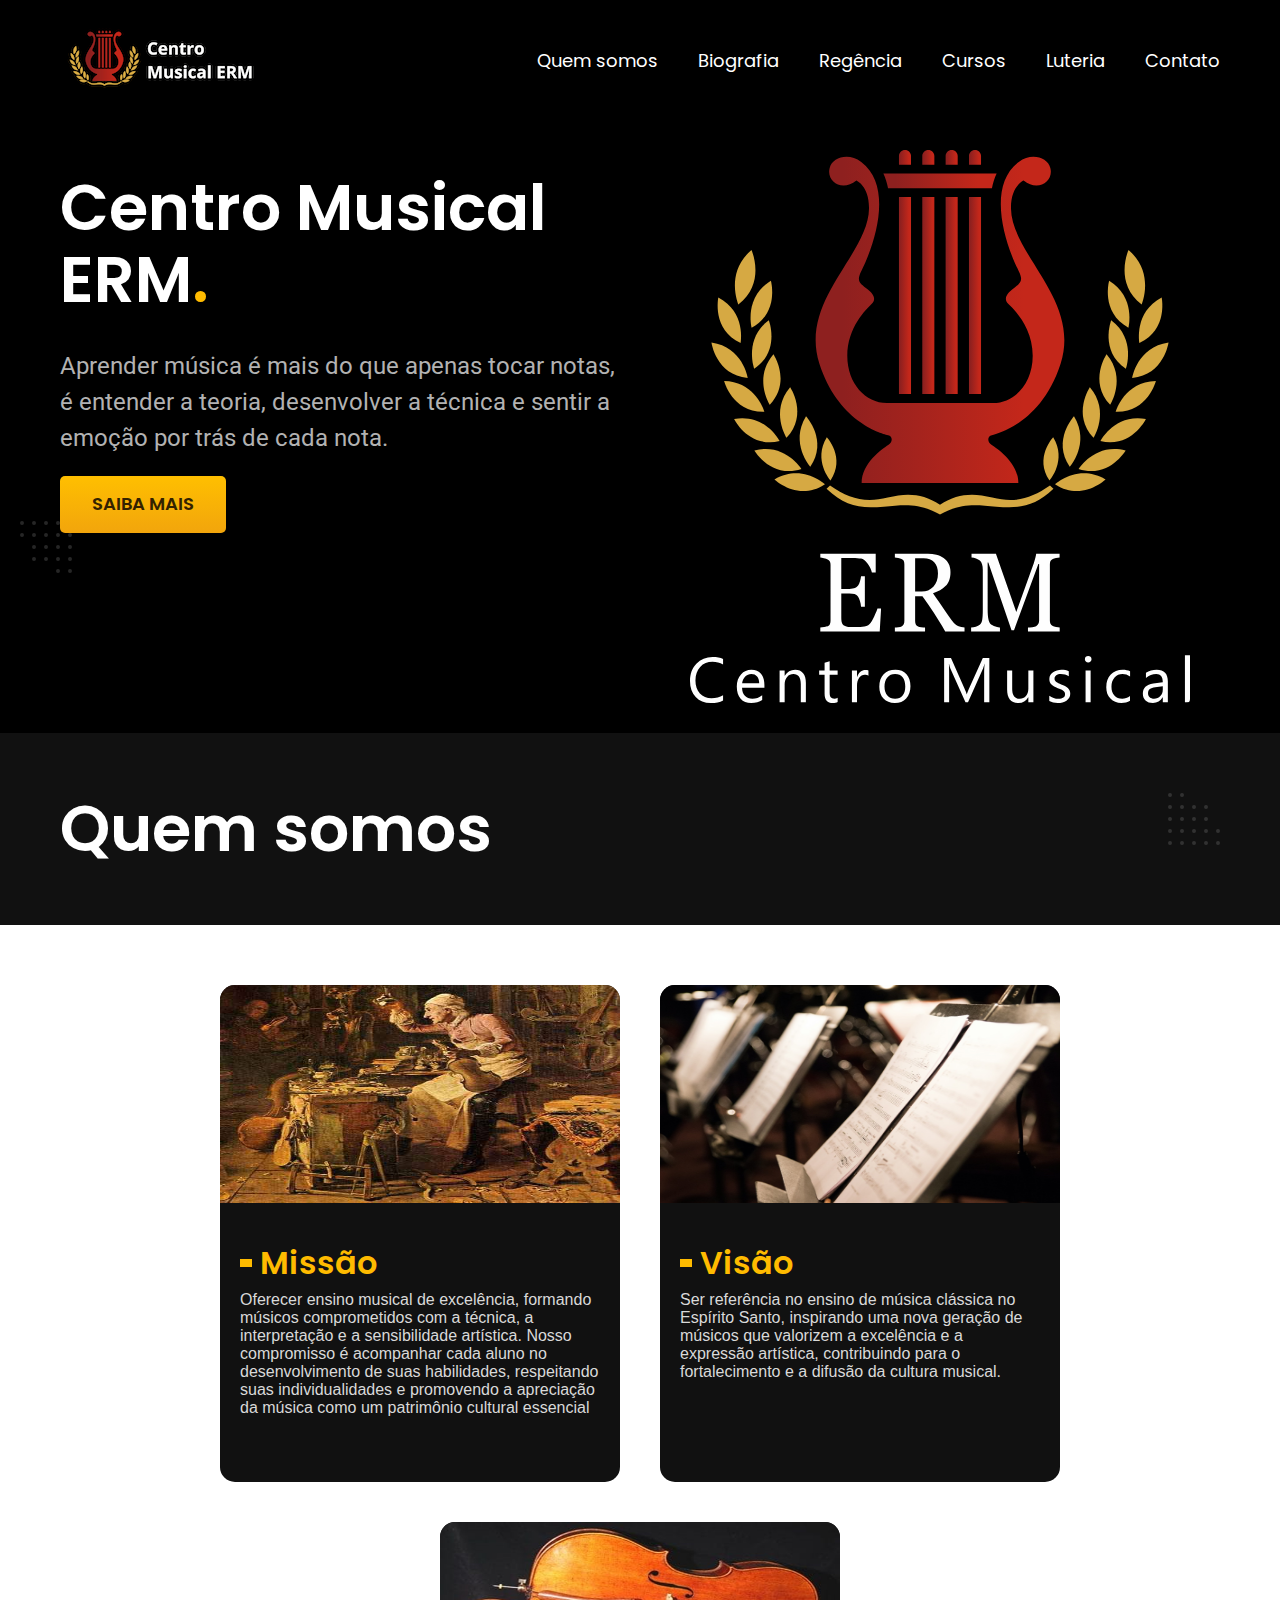
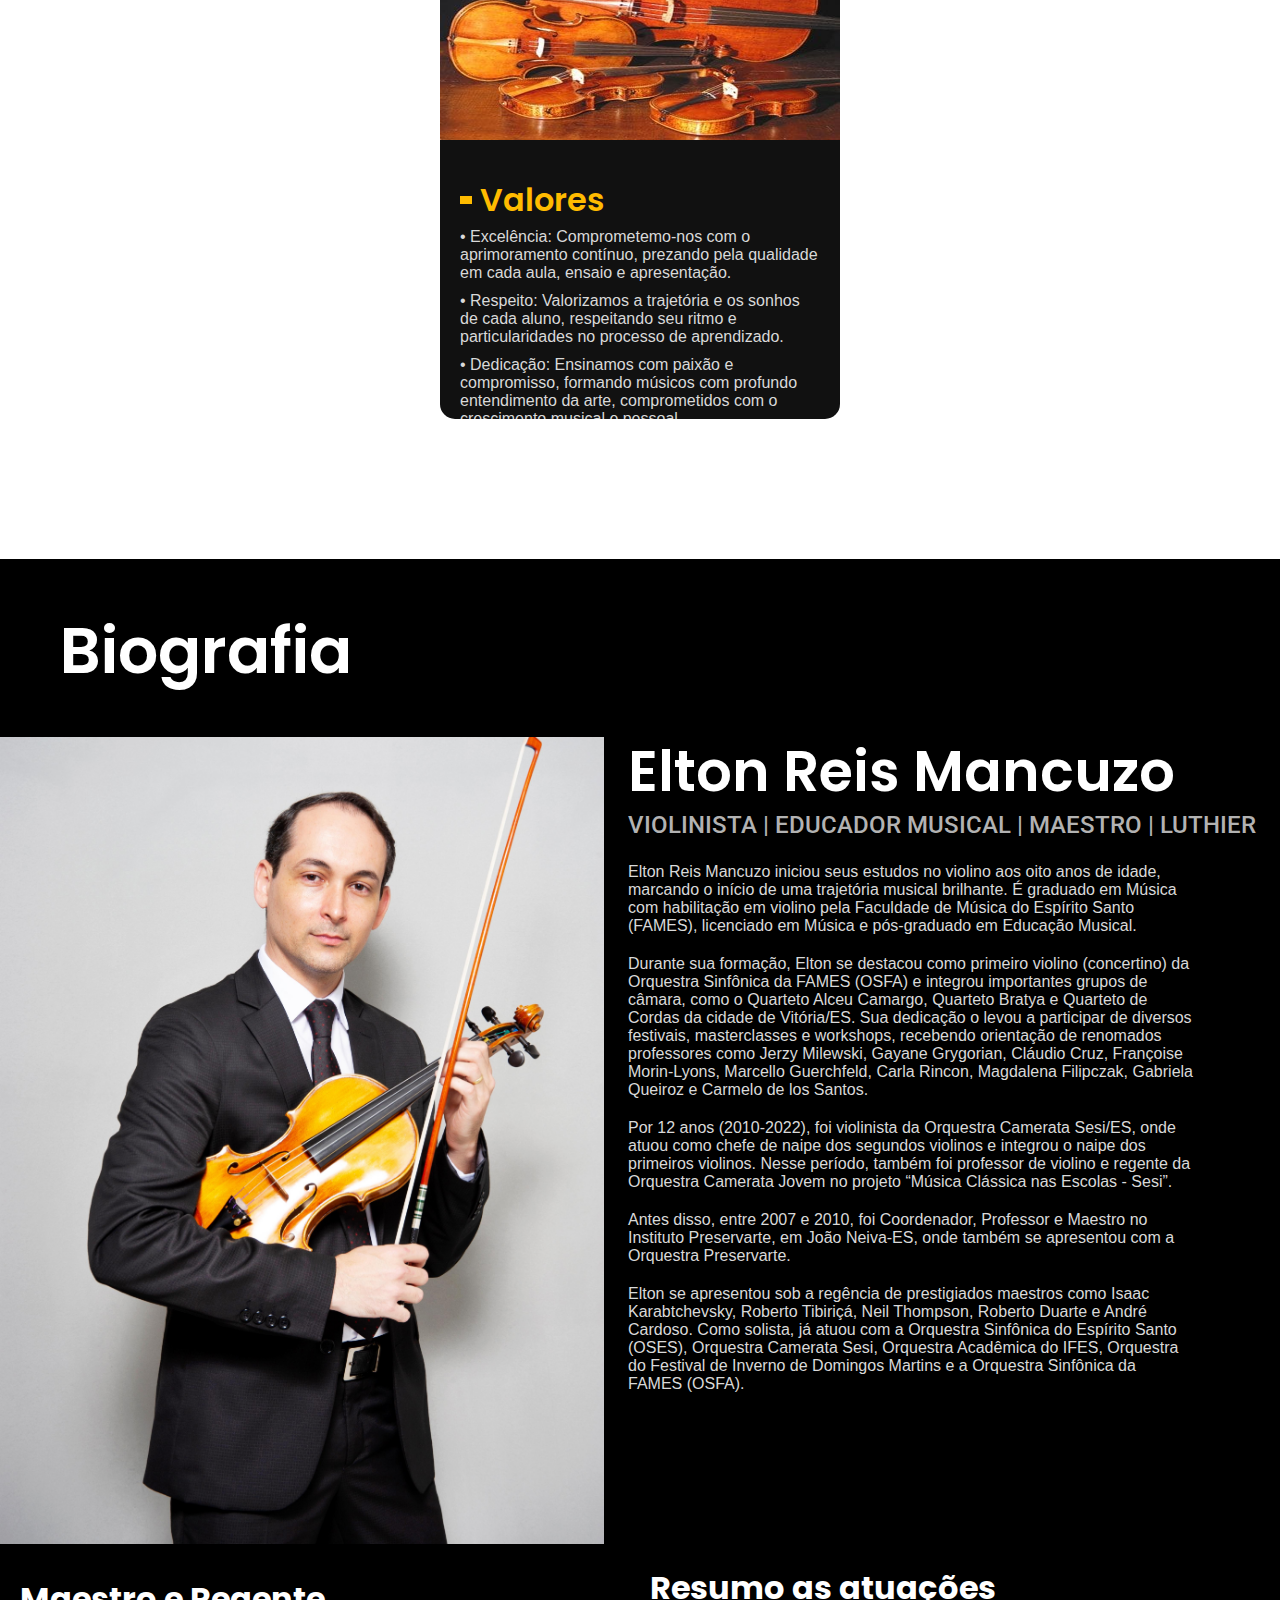
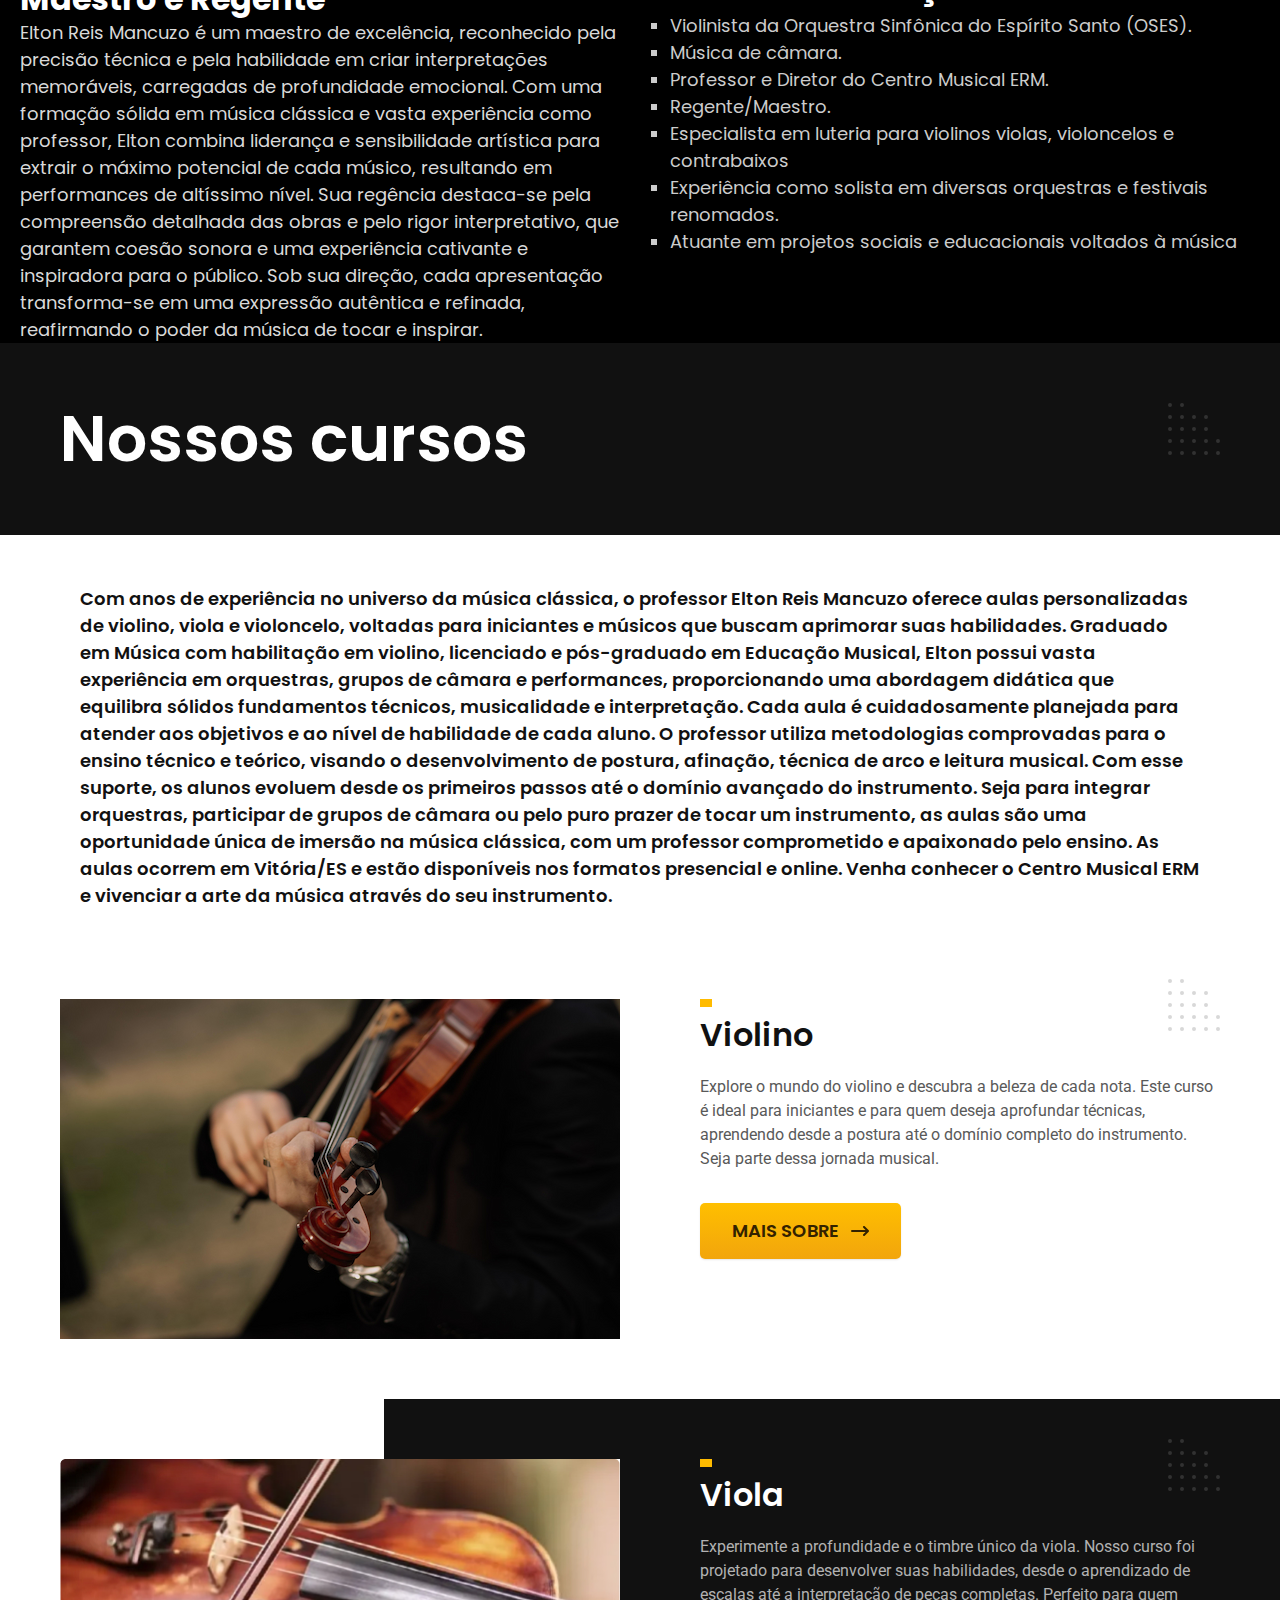
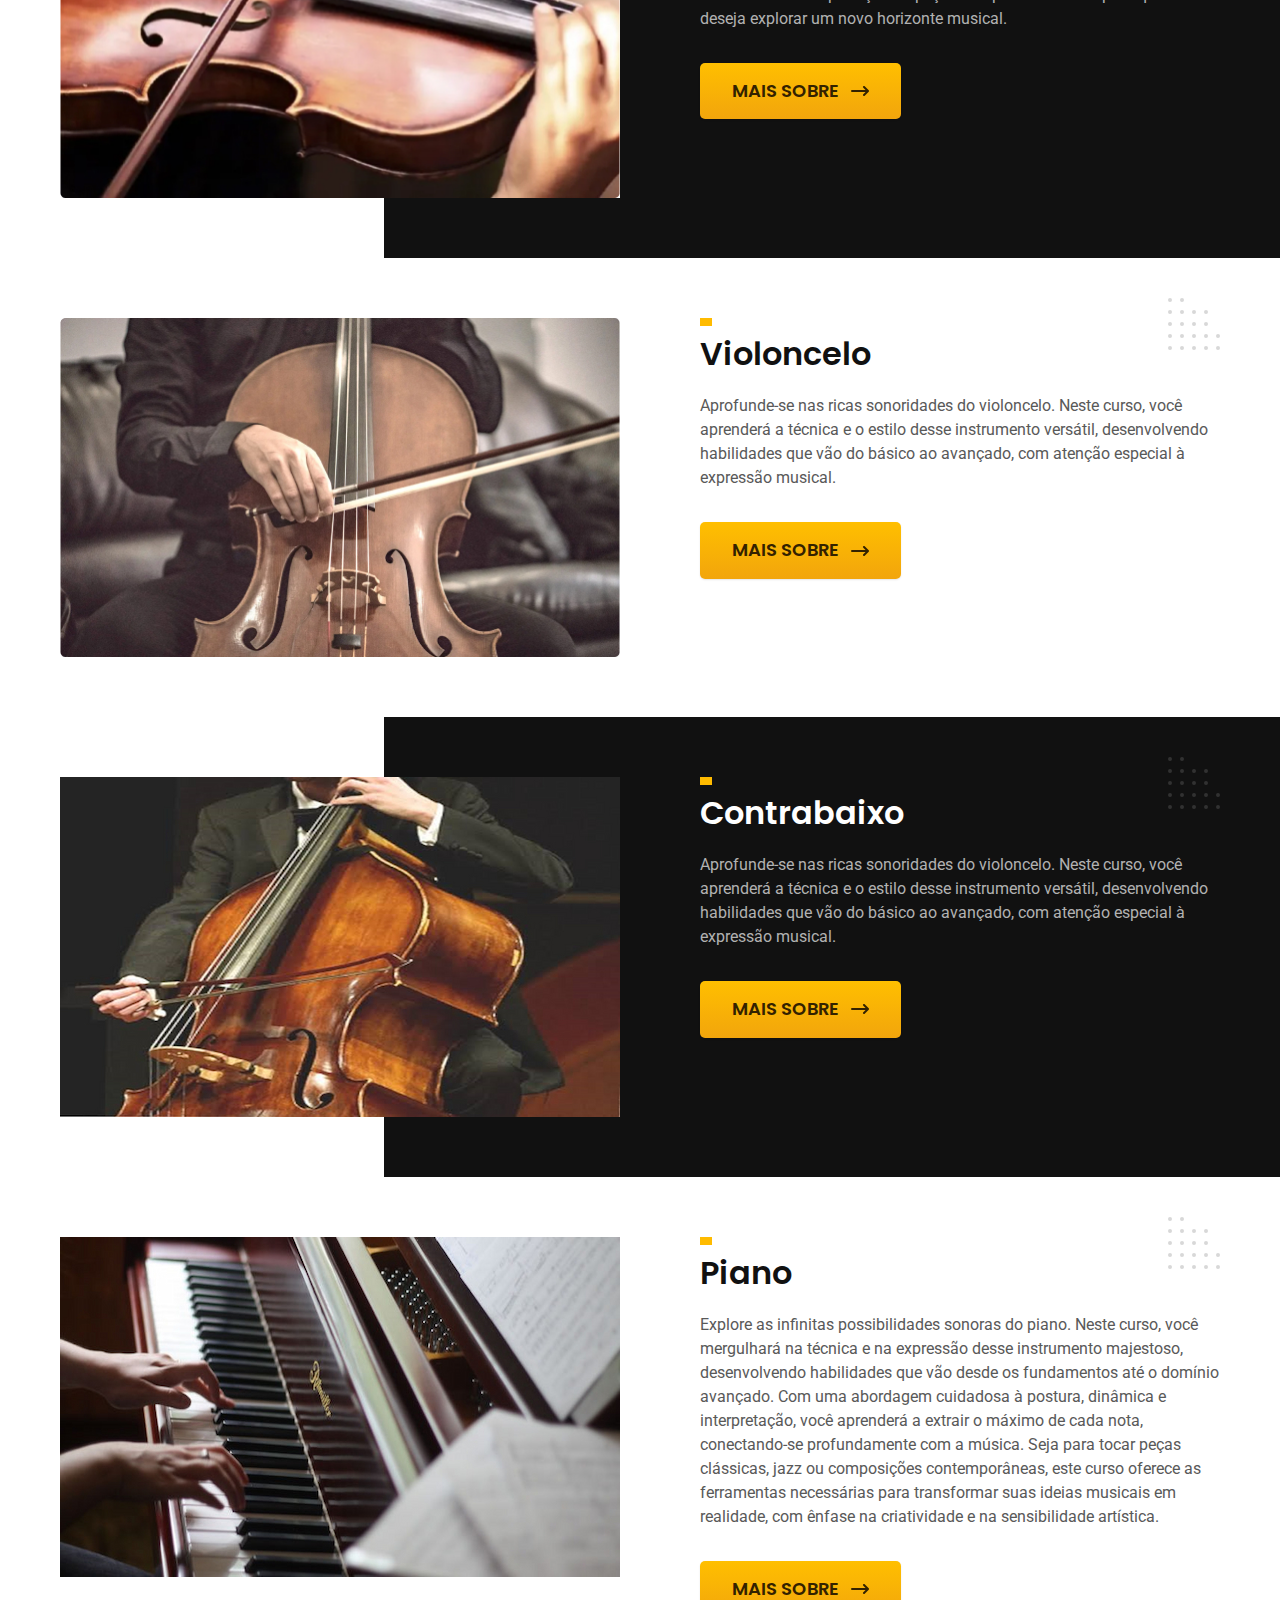
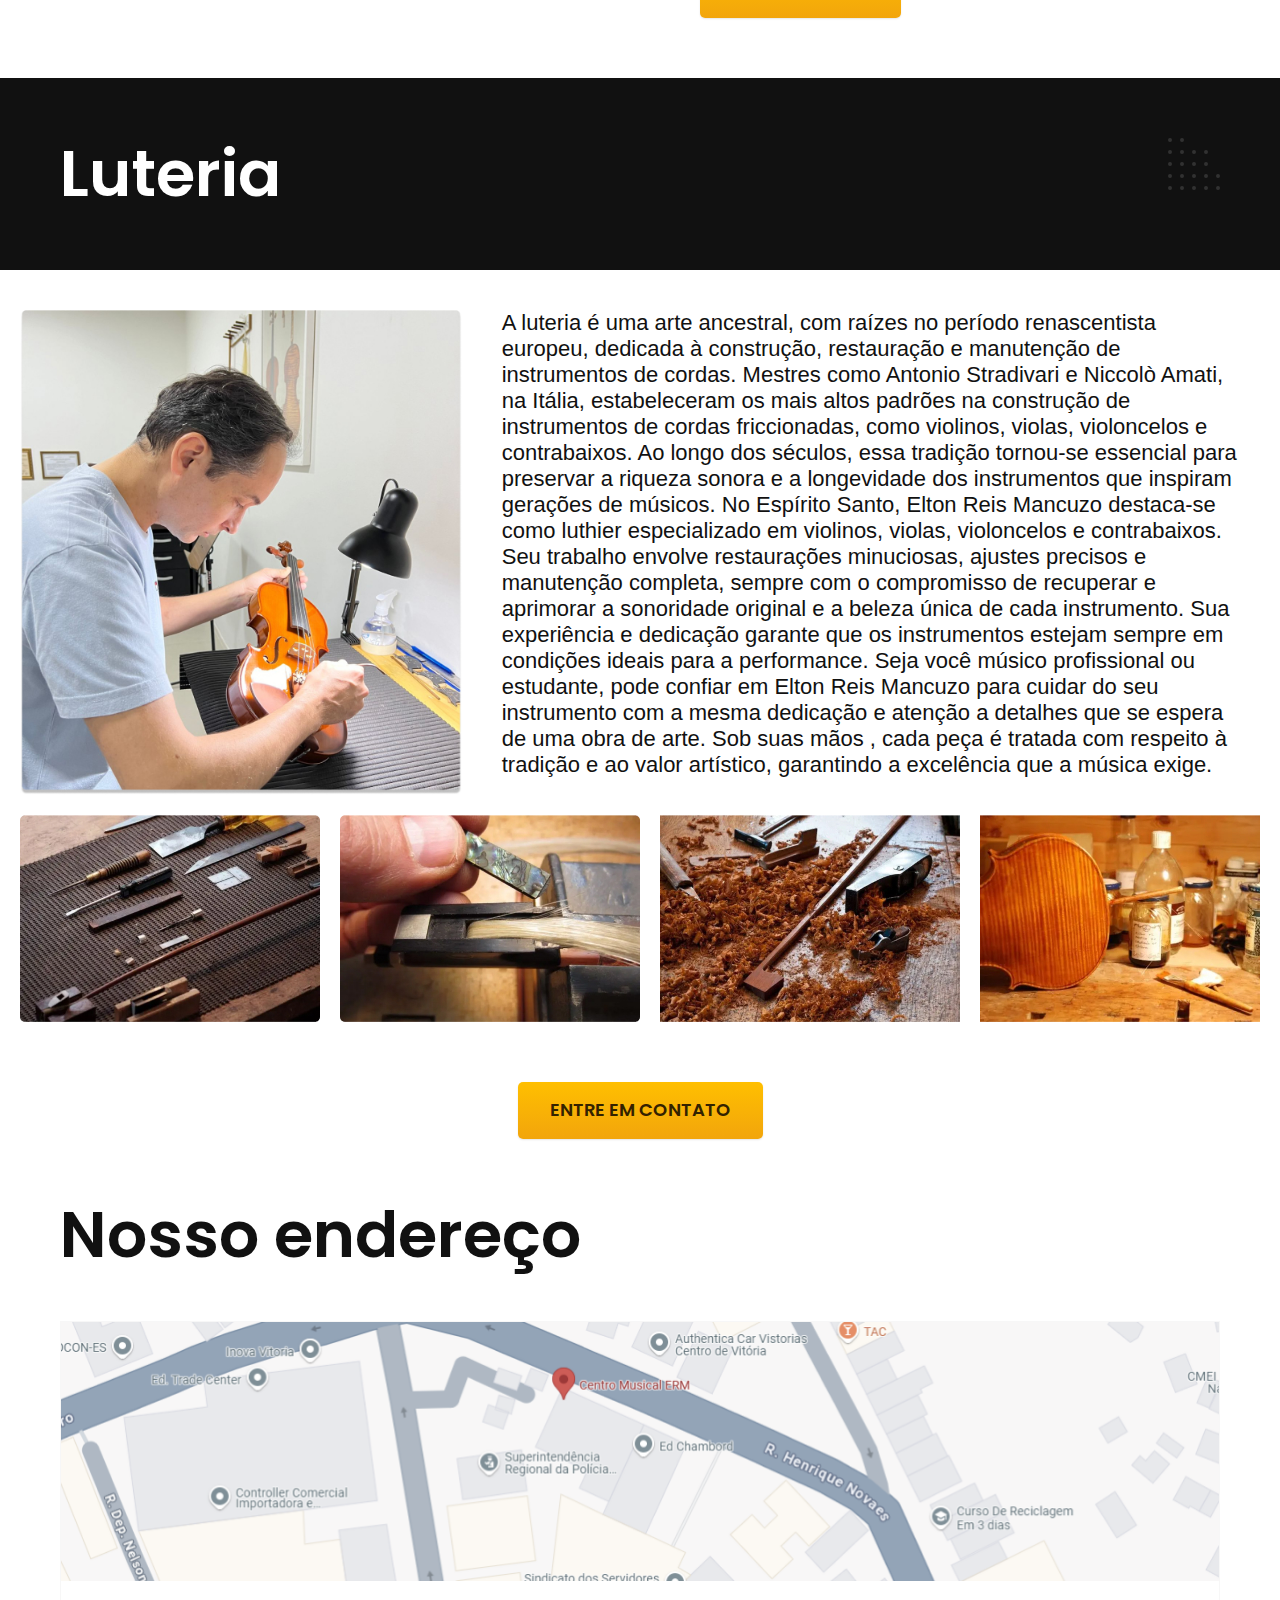
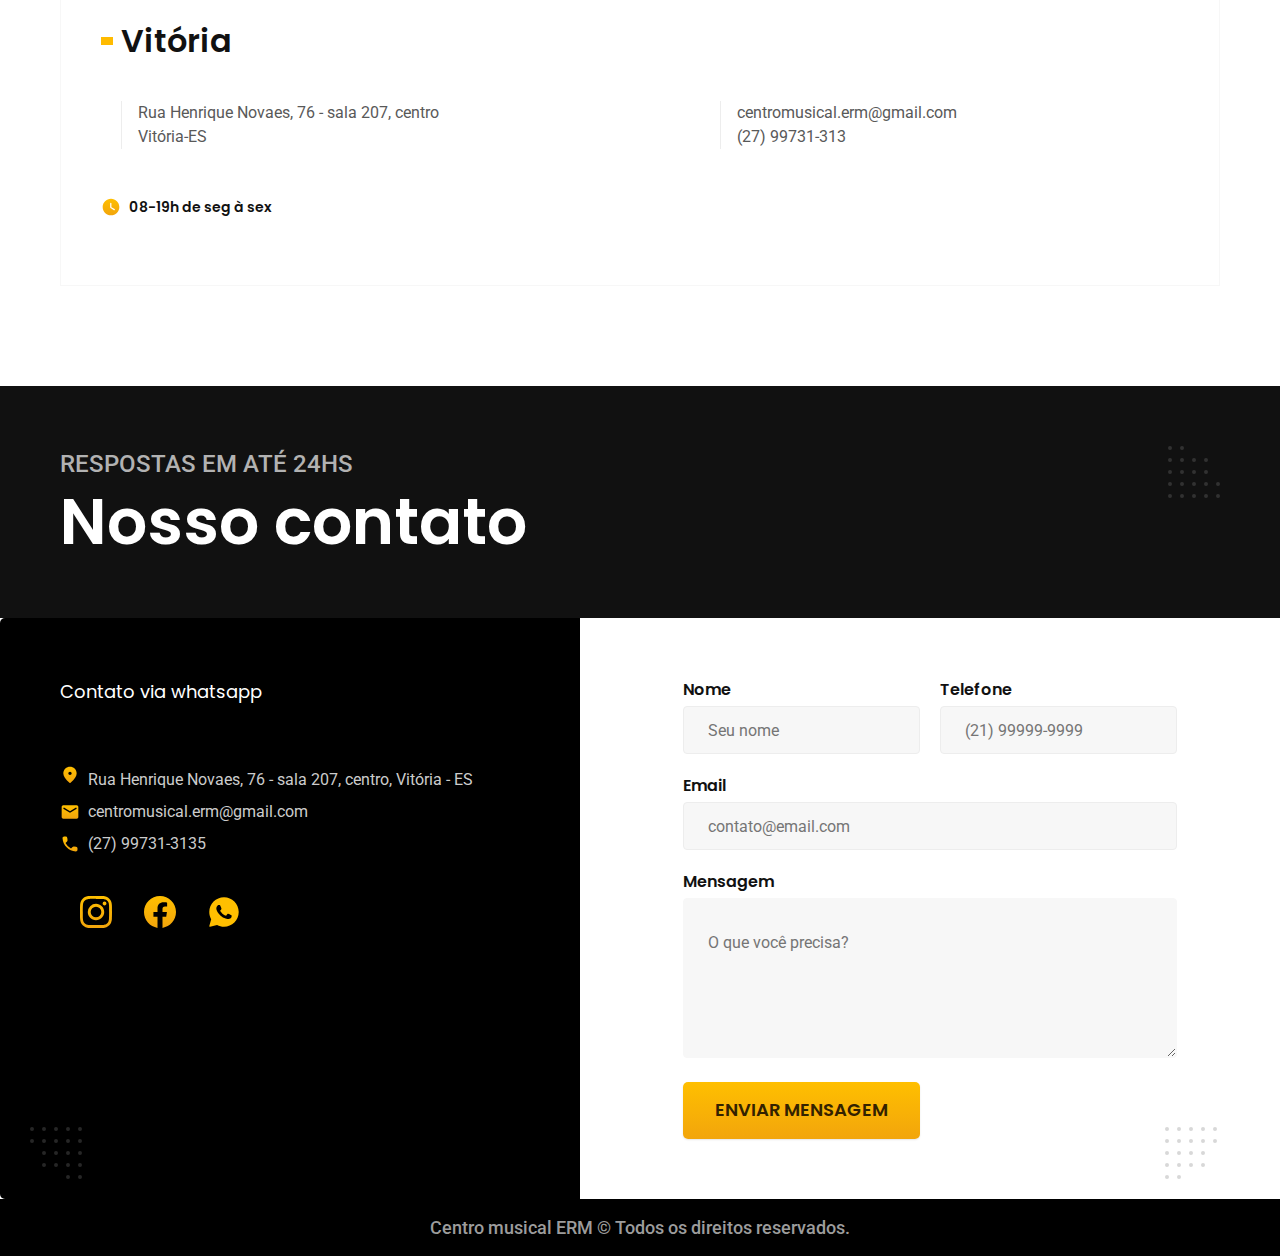
<file: index.html>
<!DOCTYPE html>
<html lang="pt-br">

<head>
  <meta charset="UTF-8">
  <meta http-equiv="X-UA-Compatible" content="IE=edge">
  <meta name="viewport" content="width=device-width, initial-scale=1.0">

  <title> ERM - Centro musical</title>
  <meta name="description" content="Uma escola de música dedicada a ensinar e inspirar músicos de todas as idades. Aulas personalizadas, professores experientes e um ambiente acolhedor para você desenvolver sua paixão pela música."">

  <link rel=" icon" href="./img/icones/favicon.svg" type="image/svg+xml">
  <link rel="preload" href="./css/style.min.css" as="style">
  <link rel="stylesheet" href="./css/style.min.css">
  <script>document.documentElement.classList.add('js')</script>

  <link rel="preconnect" href="https://fonts.googleapis.com">
  <link rel="preconnect" href="https://fonts.gstatic.com" crossorigin>
  <link href="https://fonts.googleapis.com/css2?family=Fira+Sans:wght@400;700&family=Merriweather:ital,wght@1,900&family=Poppins:wght@400;600&family=Roboto:wght@400;500&display=swap" rel="stylesheet">

</head>

<body>
  <header class="header-bg">
    <div class="header container">
      <a href="./">
        <img src="./img/header_logo.png" alt="">
      </a>

      <nav aria-label="primaria">
        <ul class="header-menu  font-1-m cor-0">
          <li><a href="#quem_somos">Quem somos</a></li>
          <li><a href="#biografia">Biografia</a></li>
          <li><a href="#regencia">Regência</a></li>
          <li><a href="#cursos">Cursos</a></li>
          <!-- <li><a href="#teoria">Teoria musical</a></li> -->
          <li><a href="#luteria">Luteria</a></li>
          <li><a href="#contato">Contato</a></li>
        </ul>
      </nav>
    </div>
  </header>

  <main class="introducao-bg">
    <div class="introducao container">
      <div class="introducao-conteudo">
        <h1 class="font-1-xxl fadeInDown" data-anime="200">Centro Musical ERM<span>.<span></h1>
        <p class="font-2-l fadeInDown" data-anime="400">Aprender música é mais do que apenas tocar notas, é entender a teoria, desenvolver a técnica e sentir a emoção por trás de cada nota.</p>
        <a class="botao fadeInDown" data-anime="600" href="https://wa.me/552799731313?text=Ol%C3%A1%2C%20gostaria%20de%20saber%20um%20pouco%20mais%20sobre%20a%20escola
        ">Saiba mais</a>
      </div>
      <div data-anime="800" class="fadeInDown intro_img_container">
        <img src="./img/logo_erm.svg" alt="Logo ERM centro musical">
      </div>

    </div>
  </main>

  <article class="quem-somos" id="quem_somos">
    <div class="titulo-bg">
      <div class="titulo container">
        <h1 class="font-1-xxl cor-0">Quem somos
      </div>
    </div>

    <ul class='cards-m-v-v'>
      <li>
        <div class='card-m-v-v'>
          <div class='card-img-container'>
            <img src="./img/fotos/missao_img.jpeg" alt="">
          </div>
          <div class='text-container-m-v-v'>
            <h3 class="font-1-xl">Missão</h3>
            Oferecer ensino musical de excelência, formando músicos comprometidos com a técnica, a interpretação e a sensibilidade artística. Nosso compromisso é acompanhar cada aluno no desenvolvimento de suas habilidades, respeitando suas individualidades e promovendo a apreciação da música como um patrimônio cultural essencial
            <!-- <span class="font-2-m cor-8">R$ 2499</span> -->
          </div>
        </div>
      </li>

      <li>
        <div class='card-m-v-v'>
          <div class='card-img-container'>
            <img src="./img/fotos/visao_img.png" alt="">
          </div>
          <div class='text-container-m-v-v'>
            <h3 class="font-1-xl">Visão</h3>
            <p>Ser referência no ensino de música clássica no Espírito Santo, inspirando uma nova geração de músicos que valorizem a excelência e a expressão artística, contribuindo para o fortalecimento e a difusão da cultura musical.</p>
            <!-- <span class="font-2-m cor-8">R$ 2499</span> -->
          </div>
        </div>
      </li>

      <li>
        <div class='card-m-v-v'>
          <div class='card-img-container'>
            <img src="./img/fotos/valores_img.png" alt="">
          </div>
          <div class='text-container-m-v-v'>
            <h3 class="font-1-xl">Valores</h3>

            <p>• Excelência: Comprometemo-nos com o aprimoramento contínuo, prezando pela qualidade em cada aula, ensaio e apresentação.</p>
            <p>• Respeito: Valorizamos a trajetória e os sonhos de cada aluno, respeitando seu ritmo e particularidades no processo de aprendizado.</p>
            <p>• Dedicação: Ensinamos com paixão e compromisso, formando músicos com profundo entendimento da arte, comprometidos com o crescimento musical e pessoal</p>
            <p>• Inovação: Promovemos o uso de metodologias atualizadas e novas abordagens pedagógicas, proporcionando um aprendizado acessível, envolvente e enriquecedor.</p>

          </div>
        </div>
      </li>
    </ul>
  </article>

  <article class='biography' id="biografia">
    <div class='titulo-section'>
      <div class="container">
        <h2 class="font-1-xxl ">
          Biografia
        </h2>
      </div>

    </div>

    <div class=bio-content>
      <div class="img-container">
        <img src="./img/fotos/violinista.jpg" alt="violinista">
      </div>

      <div class='text-container'>

        <div class="container-title-bio">
          <h2 class="font-1-xl ">
            Elton Reis Mancuzo
          </h2>
          <span class="font-2-l-b cor-5">Violinista | Educador Musical | Maestro | Luthier</span>
        </div>

        <div class=' biography-paragraphs'>
          <p>
            Elton Reis Mancuzo iniciou seus estudos no violino aos oito anos de idade, marcando o início de uma trajetória musical brilhante. É graduado em Música com habilitação em violino pela Faculdade de Música do Espírito Santo (FAMES), licenciado em Música e pós-graduado em Educação Musical.
          </p>
          <p>
            Durante sua formação, Elton se destacou como primeiro violino (concertino) da Orquestra Sinfônica da FAMES (OSFA) e integrou importantes grupos de câmara, como o Quarteto Alceu Camargo, Quarteto Bratya e Quarteto de Cordas da cidade de Vitória/ES. Sua dedicação o levou a participar de diversos festivais, masterclasses e workshops, recebendo orientação de renomados professores como Jerzy Milewski, Gayane Grygorian, Cláudio Cruz, Françoise Morin-Lyons, Marcello Guerchfeld, Carla Rincon, Magdalena Filipczak, Gabriela Queiroz e Carmelo de los Santos.
          </p>
          <p>
            Por 12 anos (2010-2022), foi violinista da Orquestra Camerata Sesi/ES, onde atuou como chefe de naipe dos segundos violinos e integrou o naipe dos primeiros violinos. Nesse período, também foi professor de violino e regente da Orquestra Camerata Jovem no projeto “Música Clássica nas Escolas - Sesi”.
          </p>
          <p>
            Antes disso, entre 2007 e 2010, foi Coordenador, Professor e Maestro no Instituto Preservarte, em João Neiva-ES, onde também se apresentou com a Orquestra Preservarte.
          </p>
          <p>
            Elton se apresentou sob a regência de prestigiados maestros como Isaac Karabtchevsky, Roberto Tibiriçá, Neil Thompson, Roberto Duarte e André Cardoso. Como solista, já atuou com a Orquestra Sinfônica do Espírito Santo (OSES), Orquestra Camerata Sesi, Orquestra Acadêmica do IFES, Orquestra do Festival de Inverno de Domingos Martins e a Orquestra Sinfônica da FAMES (OSFA).
          </p>
        </div>
      </div>

  </article>


  <article class="regency" id="regencia">
    <div class="regency-content">

      <!-- <div class="regency-galery">
        <div class='regency-galery-distac'></div>
        <div class="regency-carousel">
          <img src="./img/fotos/regencia_01.jpg" alt="">
          <img src="./img/fotos/regencia_02.jpg" alt="">
          <img src="./img/fotos/regencia_03.jpg" alt="">
          <img src="./img/fotos/regencia_04.jpg" alt="">
          <img src="./img/fotos/regencia_05.jpg" alt="">
          <img src="./img/fotos/regencia_06.jpg" alt="">
          <img src="./img/fotos/regencia_07.jpg" alt="">
        </div>
      </div> -->

      <div class="regency-text">
        <h3 class="regency-title font-1-xl">Maestro e Regente</h3>
        <p class='font-1-m'>Elton Reis Mancuzo é um maestro de excelência, reconhecido pela precisão técnica e pela habilidade em criar interpretações memoráveis, carregadas de profundidade emocional. Com uma formação sólida em música clássica e vasta experiência como professor, Elton combina liderança e sensibilidade artística para extrair o máximo potencial de cada músico, resultando em performances de altíssimo nível. Sua regência destaca-se pela compreensão detalhada das obras e pelo rigor interpretativo, que garantem coesão sonora e uma experiência cativante e inspiradora para o público. Sob sua direção, cada apresentação transforma-se em uma expressão autêntica e refinada, reafirmando o poder da música de tocar e inspirar. </p>
      </div>

      <div class="biografia_resumo font-1-m">
        <h3>Resumo as atuações</h3>
        <ul>

          <li>
            Violinista da Orquestra Sinfônica do Espírito Santo (OSES).
          </li>
          <li>Música de câmara.</li>
          <li> Professor e Diretor do Centro Musical ERM.</li>
          <li>Regente/Maestro.</li>


          <li>
            Especialista em luteria para violinos violas, violoncelos e
            contrabaixos
          </li>
          <li>
            Experiência como solista em diversas orquestras e festivais
            renomados.
          </li>
          <li>
            Atuante em projetos sociais e educacionais voltados à música
          </li>
        </ul>
      </div>
    </div>
    </div>
  </article>

  <article class='courses' id="cursos">
    <div class="titulo-bg">
      <div class="titulo container">
        <h1 class="font-1-xxl cor-0">Nossos cursos</h1>
      </div>
    </div>
    <div class='container courses-apresentacao'>
      <p class='font-1-m-b'>Com anos de experiência no universo da música clássica, o professor Elton Reis Mancuzo oferece aulas personalizadas de violino, viola e violoncelo, voltadas para iniciantes e músicos que buscam aprimorar suas habilidades. Graduado em Música com habilitação em violino, licenciado e pós-graduado em Educação Musical, Elton possui vasta experiência em orquestras, grupos de câmara e performances, proporcionando uma abordagem didática que equilibra sólidos fundamentos técnicos, musicalidade e interpretação. Cada aula é cuidadosamente planejada para atender aos objetivos e ao nível de habilidade de cada aluno. O professor utiliza metodologias comprovadas para o ensino técnico e teórico, visando o desenvolvimento de postura, afinação, técnica de arco e leitura musical. Com esse suporte, os alunos evoluem desde os primeiros passos até o domínio avançado do instrumento. Seja para integrar orquestras, participar de grupos de câmara ou pelo puro prazer de tocar um instrumento, as aulas são uma oportunidade única de imersão na música clássica, com um professor comprometido e apaixonado pelo ensino. As aulas ocorrem em Vitória/ES e estão disponíveis nos formatos presencial e online. Venha conhecer o Centro Musical ERM e vivenciar a arte da música através do seu instrumento.</p>
    </div>

    <div class="classes container">

      <div class="instrumentos-imagem">
        <img src="img/cursos/violino.jpg" alt="Violino">
      </div>

      <div class="instrumentos-conteudo">
        <h2 class="font-1-xl">Violino</h2>
        <p class="font-2-s cor-8">Explore o mundo do violino e descubra a beleza de cada nota. Este curso é ideal para iniciantes e para quem deseja aprofundar técnicas, aprendendo desde a postura até o domínio completo do instrumento. Seja parte dessa jornada musical.</p>

        <a class="botao seta" href="https://wa.me/552799731313?text=Ol%C3%A1%2C%20gostaria%20de%20mais%20informa%C3%A7%C3%B5es%20sobre%20o%20curso%20Violino.
        ">MAIS SOBRE</a>
      </div>

    </div>

    <div class="bicicletas-bg">
      <div class="classes container">
        <div class="instrumentos-imagem">
          <img src="img/cursos/viola.jpg" alt="Viola">
        </div>

        <div class="instrumentos-conteudo">
          <h2 class="font-1-xl cor-0">Viola</h2>
          <p class="font-2-s cor-5">Experimente a profundidade e o timbre único da viola. Nosso curso foi projetado para desenvolver suas habilidades, desde o aprendizado de escalas até a interpretação de peças completas. Perfeito para quem deseja explorar um novo horizonte musical.</p>

          <a class="botao seta" href="https://wa.me/552799731313?text=Ol%C3%A1%2C%20gostaria%20de%20mais%20informa%C3%A7%C3%B5es%20sobre%20o%20curso%20Viola.
          ">MAIS SOBRE</a>
        </div>

      </div>

    </div>

    <div class="classes container">


      <div class="instrumentos-imagem">
        <img src="img/cursos/violoncelo.jpg" alt="Violoncelo">
      </div>

      <div class="instrumentos-conteudo">
        <h2 class="font-1-xl">Violoncelo</h2>
        <p class="font-2-s cor-8">Aprofunde-se nas ricas sonoridades do violoncelo. Neste curso, você aprenderá a técnica e o estilo desse instrumento versátil, desenvolvendo habilidades que vão do básico ao avançado, com atenção especial à expressão musical.</p>

        <a class="botao seta" href="https://wa.me/552799731313?text=Ol%C3%A1%2C%20gostaria%20de%20mais%20informa%C3%A7%C3%B5es%20sobre%20o%20curso%20Violoncelo.
        ">MAIS SOBRE</a>
      </div>

    </div>
    <!-- ____________________ -->


    <div class="bicicletas-bg">

      <div class="classes container">

        <div class="instrumentos-imagem">
          <img src="img/cursos/contrabaixo_img.jpg" alt="Violoncelo">
        </div>

        <div class="instrumentos-conteudo">
          <h2 class="font-1-xl cor-0">Contrabaixo</h2>
          <p class="font-2-s cor-5">Aprofunde-se nas ricas sonoridades do violoncelo. Neste curso, você aprenderá a técnica e o estilo desse instrumento versátil, desenvolvendo habilidades que vão do básico ao avançado, com atenção especial à expressão musical.</p>

          <a class="botao seta" href="https://wa.me/552799731313?text=Ol%C3%A1%2C%20gostaria%20de%20mais%20informa%C3%A7%C3%B5es%20sobre%20o%20curso%20Contrabaixo.
          ">MAIS SOBRE</a>
        </div>

      </div>
    </div>


    <div class="classes container">

      <div class="instrumentos-imagem">
        <img src="img/cursos/piano.jpg" alt="piano">
      </div>

      <div class="instrumentos-conteudo">
        <h2 class="font-1-xl">Piano</h2>
        <p class="font-2-s cor-8">Explore as infinitas possibilidades sonoras do piano. Neste curso, você mergulhará na técnica e na expressão desse instrumento majestoso, desenvolvendo habilidades que vão desde os fundamentos até o domínio avançado. Com uma abordagem cuidadosa à postura, dinâmica e interpretação, você aprenderá a extrair o máximo de cada nota, conectando-se profundamente com a música. Seja para tocar peças clássicas, jazz ou composições contemporâneas, este curso oferece as ferramentas necessárias para transformar suas ideias musicais em realidade, com ênfase na criatividade e na sensibilidade artística.</p>

        <a class="botao seta" href="https://wa.me/552799731313?text=Ol%C3%A1%2C%20gostaria%20de%20mais%20informa%C3%A7%C3%B5es%20sobre%20o%20curso%20Piano.
        ">MAIS SOBRE</a>
      </div>

    </div>

  </article>

  <article class='luteria' id="luteria">
    <div class="titulo-bg">
      <div class="titulo container">
        <h1 class="font-1-xxl cor-0">Luteria</h1>
      </div>
    </div>
    <div class='luteria_content'>
      <div class='luteria_content_flex'>
        <div class='luteria_image_container'>
          <img src="./img/fotos/luteria_01.jpg" alt="Foto Luthier">
        </div>
        <div class=' container luteria_content_p'>
          <p>A luteria é uma arte ancestral, com raízes no período renascentista europeu, dedicada à construção, restauração e manutenção de instrumentos de cordas.
            Mestres como Antonio Stradivari e Niccolò Amati, na Itália, estabeleceram os mais altos padrões na construção de instrumentos de cordas friccionadas, como violinos, violas, violoncelos e contrabaixos. Ao longo dos séculos, essa tradição tornou-se essencial para preservar a riqueza sonora e a longevidade dos instrumentos que inspiram gerações de músicos.
            No Espírito Santo, Elton Reis Mancuzo destaca-se como luthier especializado em violinos, violas, violoncelos e contrabaixos. Seu trabalho envolve restaurações minuciosas, ajustes precisos e manutenção completa, sempre com o compromisso de recuperar e aprimorar a sonoridade original e a beleza única de cada instrumento.
            Sua experiência e dedicação garante que os instrumentos estejam sempre em condições ideais para a performance. Seja você músico profissional ou estudante, pode confiar em Elton Reis Mancuzo para cuidar do seu instrumento com a mesma dedicação e atenção a detalhes que se espera de uma obra de arte. Sob suas mãos , cada peça é tratada com respeito à tradição e ao valor artístico, garantindo a excelência que a música exige.</p>
        </div>
      </div>

      <div class="luteria_galery">
        <img src="./img/fotos/luteria_02.jpg" alt="">
        <img src="./img/fotos/luteria_03.jpg" alt="">
        <img src="./img/fotos/luteria_04.jpg" alt="">
        <img src="./img/fotos/luteria_05.jpg" alt="">
        <img src="./img/fotos/luteria_06.jpg" alt="">
      </div>
      <div class='luteria_botao'>
        <a class="botao fadeInDown" data-anime="600" href="#contato">Entre em contato</a>
      </div>
    </div>
  </article>


  <article class="lojas container">

    <h2 class="font-1-xxl">Nosso endereço</h2>

    <div class="lojas-item">
      <img src="./img/lojas/vitoria.png" alt="mapa marcando o endereço em Rua Ali Perto, 25 - Rio de Janeiro - RJ">
      <h3 class="font-1-xl">Vitória</h3>
      <div class="lojas-dados">
        <p>Rua Henrique Novaes, 76 - sala 207, centro</p>
        <p>Vitória-ES</p>
      </div>
      <div class="lojas-dados">
        <p>centromusical.erm@gmail.com</p>
        <p>(27) 99731-313</p>
      </div>

      <span>08-19h de seg à sex</span>
    </div>
  </article>

  <article class='contact' id="contato">
    <div class="titulo-bg">
      <div class="titulo container">
        <p class="font-2-l-b cor-5">Respostas em até 24hs</p>
        <h1 class="font-1-xxl cor-0">Nosso contato</h1>
      </div>
    </div>

    <div class="contato" id='contato'>

      <section class="contato-dados" aria-label="Endereço">
        <h2 class=" font-1-m cor-0"> Contato via whatsapp</h2>
        <div class="contato-endereco font-2-s cor-4">
          <p>Rua Henrique Novaes, 76 - sala 207,
            centro, Vitória - ES</p>
        </div>

        <address class="contato-emails font-2-s cor-4">

          <a href="mailto:vendas@bikcraft.com"> centromusical.erm@gmail.com</a>
          <a href="tel:+552799731-3135">(27) 99731-3135</a>

        </address>


        <div class="contato-redes">
          <a href="./"><img src="./img/redes/instagram-p.svg" alt="Instagram"> </a>

          <a href="./"> <img src="./img/redes/facebook-p.svg" alt="Facebook"> </a>

          <a href="./"> <img src="./img/redes/whatsapp.svg" alt="Facebook"> </a>

        </div>
      </section>

      <section class="contato-formulario" aria-label="Formulário">

        <form class="form" action="https://formsubmit.co/b14d3365fb3c1a17ed695146d9ffa402" method="POST">
          <div>
            <label class="font-1-m-b cor-11" for="nome">Nome</label>
            <input class="" type="text" id="nome" name="nome" placeholder="Seu nome">
          </div>
          <div>
            <label class="font-1-m-b cor-11" for="telefone">Telefone</label>
            <input type="text" id="tel" placeholder="(21) 99999-9999">
          </div>
          <div>
            <label class="font-1-m-b cor-11" for="email">Email</label>
            <input type="email" id="email" name="email" placeholder="contato@email.com">
          </div>
          <div>
            <label class="font-1-m-b cor-11" for="mensagem">Mensagem</label>
            <textarea name="mensagem" rows="5" placeholder="O que você precisa?"></textarea>
          </div>
          <!-- Desativa o CAPTCHA -->
          <input type="hidden" name="_captcha" value="false">
          <button class="botao">Enviar mensagem</button>
        </form>
      </section>

    </div>
  </article>
  <footer>
    <p class="footer-copy font-2-m cor-6">Centro musical ERM © Todos os direitos reservados.</p>
  </footer>



  <!-- <footer class="footer-bg">
      <div class="footer container">
        <h3 class="font-2-l-b cor-0">ERM Escola de música</h3>
        <div class="footer-contato">
          <h3 class="font-2-l-b cor-0">Contato</h3>
          <ul class=" font-2-m cor-5">
            <li><a href="tel:+552199999999">(27) 99731-3135</a></li>
            <li><a href="mailto:contato@bikcraft.com">contato@bikcraft.com</a></li>
            <li>Rua Henrique Novaes, 76 - sala 207, centro</li>
            <li>Vitória - ES</li>
          </ul>

          <div class="footer-redes">
            <img src="./img/redes/instagram.svg" width="32" height="32" alt="Instagram">
            <img src="./img/redes/facebook.svg" width="32" height="32" alt="Facebook">
            <img src="./img/redes/whatsapp.svg" width="32" height="32" alt="Youtube">
          </div>
        </div>
        <div class="footer-informacoes">
          <h3 class=" font-1-xl cor-1">Informações</h3>
          <nav>
            <ul class="font-1-m cor-5">
              <li><a href=".">Cursos</a></li>
              <li><a href=".">Luteria</a></li>
              <li><a href=".">Contato</a></li>
            </ul>
          </nav>

        </div>
        <p class="footer-copy font-2-m cor-6">ERM © Todos os direitos reservados.</p>
      </div>
    </footer> -->

  <script src="./js/plugins/simple-anime.js"></script>
  <script src="./js/script.js"></script>
</body>

</html>
</file>
<file: css/style.min.css>
html {
  scroll-behavior: smooth;
}

body {
  margin: 0;
  font-family: Arial, Helvetica, sans-serif;
  color: #111;
}
blockquote dd,
h1,
h2,
h3,
h4,
hr,
p,
ul {
  margin: 0;
}
ul {
  margin: 0;
  padding: 0;
  list-style: none;
}
a {
  text-decoration: none;
  color: inherit;
}
img {
  max-width: 100%;
  height: auto;
  display: block;
}
img [src$='.jpg'] {
  border-radius: 4px;
}
.font-1-xs {
  font: 400 0.75rem/1.35 poppins, sans-serif;
}
.font-2-xs {
  font: 400 0.875rem/1.25 Roboto, sans-serif;
}
.font-2-s {
  font: 400 1rem/1.5 Roboto, sans-serif;
}
.font-1-s {
  font: 400 1rem/1.5 Poppins, sans-serif;
}
.font-2-m {
  font: 500 1.125rem/1.5 Roboto, sans-serif;
}
.font-1-m-b {
  font: 600 1.125rem/1.5 Poppins, sans-serif;
}
.font-1-m {
  font: 400 1.125rem/1.5 Poppins, sans-serif;
}
.font-2-l-b {
  font: 500 1.5rem/1.5 Roboto, sans-serif;
  text-transform: uppercase;
}
.font-2-l {
  font: 400 1.5rem/1.5 Roboto, sans-serif;
}
.font-1-l {
  font: 400 1.5rem/1.5 Poppins, sans-serif;
}
.font-1-xl {
  font: 600 2rem/1.25 Poppins, sans-serif;
}

.font-1-xxl {
  font: 600 4rem/1.125 Poppins, sans-serif;
}

@media (max-width: 1200px) {
  .font-1-xxl {
    font-size: 3rem;
  }
  .font-2-l,
  .font-2-l-b {
    font-size: 1.25rem;
  }
}
@media (max-width: 800px) {
  .font-1-xxl {
    font-size: 2rem;
  }
  .font-1-xl,
  .font-2-xl {
    font-size: 1.5rem;
  }
}
:root {
  --cor-12: #000000;
  --cor-11: #111111;
  --cor-10: #2e2e2e;
  --cor-9: #404040;
  --cor-8: #595959;
  --cor-7: #717171;
  --cor-6: #9c9c9c;
  --cor-5: #b2b2b2;
  --cor-4: #cccccc;
  --cor-3: #dedede;
  --cor-2: #ededed;
  --cor-1: #f7f7f7;
  --cor-0: #ffffff;
  --cor-p5: #332200;
  --cor-p4: #664400;
  --cor-p3: #a66f00;
  --cor-p2: #e4a30b;
  --cor-p1: #ffbb00;
}
.cor-0 {
  color: var(--cor-0);
}
.cor-1 {
  color: var(--cor-1);
}
.cor-2 {
  color: var(--cor-2);
}
.cor-3 {
  color: var(--cor-3);
}
.cor-4 {
  color: var(--cor-4);
}
.cor-5 {
  color: var(--cor-5);
}
.cor-6 {
  color: var(--cor-6);
}
.cor-7 {
  color: var(--cor-7);
}
.cor-8 {
  color: var(--cor-8);
}
.cor-9 {
  color: var(--cor-9);
}
.cor-10 {
  color: var(--cor-10);
}
.cor-11 {
  color: var(--cor-11);
}
.cor-12 {
  color: var(--cor-12);
}
.cor-p1 {
  color: var(--cor-p1);
}
.cor-p2 {
  color: var(--cor-p2);
}
.cor-p3 {
  color: var(--cor-p3);
}
.cor-p4 {
  color: var(--cor-p4);
}
.cor-p5 {
  color: var(--cor-p5);
}
.js .fadeInDown {
  transform: translate3d(0, -20px, 0);
}
.js .fadeInUp {
  transform: translate3d(0, 20px, 0);
}
.js .fadeInRight {
  transform: translate3d(20px, 0, 0);
}
.js .fadeInLeft {
  transform: translate3d(-20px, 0, 0);
}
.js [data-anime] {
  opacity: 0;
}
.js .anime {
  opacity: 1;
  transform: none;
  transition: transform 0.8s, opacity 0.8s;
}
.header-bg {
  background-color: var(--cor-12);
}
.header {
  display: flex;
  flex-wrap: wrap;
  gap: 20px;
  justify-content: space-between;
  align-items: center;
  padding-top: 20px;
  padding-bottom: 20px;
}
.header-logo {
  display: flex;
  align-items: center;
}
.header-menu {
  display: flex;
  flex-wrap: wrap;
  gap: 40px;
}
.header-menu a {
  padding: 16px 0;
  display: inline-block;
  position: relative;
}
.header-menu a::after {
  content: '';
  display: block;
  height: 2px;
  width: 0%;
  background: #fff;
  margin-top: 4px;
  transition: 0.3s;
  position: absolute;
}
.header-menu a.ativo::after,
.header-menu a:hover::after {
  width: 100%;
}
@media (max-width: 800px) {
  .header-menu {
    gap: 20px;
  }
  .header-menu a {
    background: var(--cor-11);
    padding: 12px 16px;
    border-radius: 4px;
  }
  .header-menu a::after {
    display: none;
  }
  .header-menu a:hover {
    background: var(--c10);
  }
}
@media (max-width: 600px) {
  .header-menu {
    gap: 12px;
  }
  .header-menu a {
    padding: 8px 12px;
    font-size: 14px;
  }
}
footer {
  background-color: var(--cor-12);
  text-align: center;
  padding: 15px;
}
/* .footer-bg {
  background-color: var(--cor-12);
}
.footer {
  display: grid;
  grid-template-columns: 1fr 1fr;
  gap: 40px;
  padding-top: 60px;
  padding-bottom: 60px;
}
.footer h3 {
  margin-bottom: 32px;
}
.footer-contato ul {
  margin-bottom: 32px;
}
.footer li {
  margin-bottom: 16px;
}
.footer-contato li:nth-child(even)::after {
  content: '';
  display: block;
  max-width: 360px;
  height: 2px;
  background: var(--cor-11);
  margin-top: 16px;
}
.footer-redes {
  display: flex;
  gap: 32px;
}
.footer a:hover {
  color: var(--cor-0);
}
.footer-copy {
  grid-auto-columns: 1/-1;
  margin-top: 40px;
}
@media (max-width: 800px) {
  .footer > img {
    display: none;
  }
  .footer {
    grid-template-columns: 1fr 1fr;
  }
}
@media (max-width: 600px) {
  .footer {
    grid-template-columns: 1fr;
    gap: 60px;
  }
  .footer-copy {
    margin-top: 0;
  }
} */
.container {
  box-sizing: border-box;
  max-width: 1200px;
  padding-left: 20px;
  padding-right: 20px;
  margin-left: auto;
  margin-right: auto;
}
.botao {
  display: inline-block;
  padding: 16px 32px;
  background: linear-gradient(#ffbf00, #f2a50c);
  border-radius: 5px;
  box-shadow: 0 1px 2px rgba(0, 0, 0, 0.1);
  text-transform: uppercase;
  color: var(--cor-p5);
  font: 600 1.125rem/1.35 Poppins, sans-serif;
  max-width: max-content;
  border: none;
  cursor: pointer;
}
.botao.secundario {
  background: var(--cor-10);
  color: var(--cor-2);
}
.botao.secundario:hover {
  background: var(--cor-9);
}
.botao.seta {
  display: flex;
  align-items: center;
}
.botao.seta::after {
  content: '';
  display: inline-block;
  width: 18px;
  height: 10px;
  margin-left: 12px;
  background: url('../img/icones/seta.svg');
  transition: transform 0.2s;
}
.botao.seta:hover::after {
  transform: translateX(4px);
}
.link {
  display: inline-block;
  color: var(--cor-p1);
  font: 500 1.5rem/1.5 Poppins, sans-serif;
  text-transform: uppercase;
}
.link::after {
  content: '';
  display: block;
  width: 100%;
  height: 4px;
  background-color: currentColor;
}
.botao:hover {
  background: linear-gradient(#ffb60d, #e59317);
}
@media (max-width: 600px) {
  .botao {
    padding: 12px 16px;
    font-size: 16px;
  }
}
.titulo-bg {
  padding-top: 60px;
  padding-bottom: 60px;
  background-color: var(--cor-11);
}
.titulo {
  background: url('../img/dec/top-right.svg') no-repeat top right 20px;
}
.titulo p {
  margin-bottom: 4px;
}
@media (max-width: 800px) {
  .titulo-bg {
    padding-top: 40px;
    padding-bottom: 40px;
  }
  .titulo p {
    font-size: 1rem;
    text-transform: lowercase;
    font-weight: 400;
  }
}
.form {
  display: grid;
  grid-template-columns: 1fr 1fr;
  gap: 20px;
}
.form label {
  display: block;
  font: 400 1rem/1.5 Poppins, sans-serif;
  margin-bottom: 4px;
}
.form .col-2 {
  grid-column: span 2;
}
.form input[type='email'],
.form input[type='text'],
.form textarea {
  font: 400 1rem/1.5 Roboto, sans-serif;
  background: var(--cor-1);
  border: 1px solid var(--cor-2);
  padding: 12px;
  border-radius: 4px;
  width: 100%;
  box-sizing: border-box;
}
.form input[type='email']:focus,
.form input[type='text']:focus,
.form textarea:focus {
  outline: 0;
  border-color: var(--cor-p1);
  background: var(--cor-0);
  box-shadow: 0 0 0 2px #fea;
}
@media (max-width: 600px) {
  .form {
    grid-template-columns: 1fr;
  }
  .form .col-2 {
    grid-column: 1;
  }
}
.introducao {
  color: #fff;
  display: grid;
  grid-template-columns: 1fr 1fr;
  gap: 0 40px;
}
.introducao h1 {
  margin-bottom: 32px;
  color: var(cor-0);
}
.introducao span {
  color: var(--cor-p1);
}
.introducao p {
  margin-bottom: 20px;
  color: var(--cor-5);
}
.introducao-conteudo {
  align-self: end;
  padding-bottom: 200px;
}
.intro_img_container {
  padding: 30px;
}
.introducao img {
  width: 100%;
  height: 100%;
  object-fit: cover;
  border-radius: 4px;
}
.introducao-bg {
  background: var(--cor-12) url('../img/dec/bottom-left.svg') no-repeat bottom
    160px left 20px;
  box-shadow: inset 0 -120px var(--cor-12);
}
@media (max-width: 1200px) {
  .introducao h1 {
    font-size: 48px;
  }
  .introducao p {
    font-size: 18px;
  }
}
@media (max-width: 800px) {
  .introducao-bg {
    /* background: #111; */
    padding-top: 40px;
    /* box-shadow: inset 0 -60px #fff; */
  }

  .introducao {
    grid-template-columns: 1fr;
    gap: 32px;
  }
  .introducao-conteudo {
    padding-bottom: 40px;
  }
  .introducao h1 {
    margin-bottom: 16px;
  }
  .intro_img_container {
    display: none;
  }
}
.quem-somos {
  /* padding-top: 60px; */
  padding-bottom: 120px;
}
.quem-somos h2 {
  margin-bottom: 24px;
}
.quem-somos ul {
  display: flex;
  gap: 40px;
  padding: 0 20px 20px;
  max-width: 1400px;
  margin-left: auto;
  margin-right: auto;
  overflow-x: scroll;
}

/* .quem-somos ul {
  padding: 0 0 20px 0;
} */
/* .quem-somos ul li {
  flex: 1;
  min-width: 280px;
} */
/* .quem-somos a {
  display: block;
} */
/* .quem-somos img {
  margin-bottom: 16px;
} */

.quem-somos h3 {
  margin-bottom: 8px;
  display: flex;
  align-items: center;
}
.quem-somos h3::before {
  content: '';
  display: inline-block;
  margin-right: 8px;
  height: 8px;
  width: 12px;
  background-color: var(--cor-p1);
  transition: width 0.2s;
}
/* .quem-somos a:hover h3::before {
  width: 24px;
} */
/* .quem-somos li span {
  padding-left: 20px;
} */

/* --------QUEM SOMOS---------- */
.cards-m-v-v {
  display: flex;
  flex-wrap: wrap;
  justify-content: center;
  /* gap: 24px; */
  margin-top: 60px;
}
.card-m-v-v h3 {
  color: var(--cor-p1);
}

.card-m-v-v {
  display: flex;
  flex-direction: column;
  gap: 20px;
  background-color: #111;
  max-width: 400px;
  height: 497px;
  color: #d9d9d9;
  border-radius: 15px;
  overflow: hidden;
  /* padding: 20px; */
}

.card-img-container {
  height: 50%;
  overflow: hidden;
}
.card-img-container img {
  width: 100%;
  height: 100%;
  /* object-fit: cover; */
}
.text-container-m-v-v {
  height: 50%;
  padding: 20px;
  scrollbar-width: none;
  overflow-y: scroll;
}
.text-container-m-v-v p {
  margin-bottom: 10px;
}

.text-container-m-v-v::webkit-scrollbar {
  display: none;
}

@media (max-width: 800px) {
  .quem-somos {
    padding-bottom: 60px;
  }
  .quem-somos ul {
    flex-direction: column;
    gap: 20px;
  }
  .quem-somos ul li {
    display: flex;
    justify-content: center;
  }
}
.bicicletas-bg {
  background: linear-gradient(to right, var(--cor-0) 30%, var(--cor-11) 0);
}
.classes {
  padding-top: 60px;
  padding-bottom: 60px;
  display: grid;
  grid-template-columns: 1fr 1fr;
  gap: 40px;
  background: url('../img/dec/top-right.svg') no-repeat top 40px right 20px;
}
.instrumentos-imagem {
  display: grid;
}
.instrumentos-imagem img {
  grid-area: 1/1;
}
.instrumentos-imagem span {
  grid-area: 1/1;
  place-self: start end;
  margin-top: 20px;
  background: var(--cor-12);
  display: inline-block;
  padding: 8px 10px 8px 8px;
  border-radius: 4px 0 0 4px;
}
.instrumentos-conteudo {
  display: grid;
  grid-template-columns: 1fr auto;
  align-content: start;
  padding-left: 40px;
}
.classes h2,
.classes p {
  grid-column: 1/-1;
}
.classes h2 {
  margin-bottom: 20px;
}
.classes h2::before {
  content: '';
  display: block;
  width: 12px;
  height: 8px;
  background-color: var(--cor-p1);
  margin-bottom: 8px;
}
.classes p {
  margin-bottom: 32px;
}
.classes-conteudo a {
  place-self: end;
}
.classes ul {
  display: grid;
  gap: 16px;
}
.classes li {
  display: flex;
  gap: 8px;
}
.instrumentos-conteudo img {
  height: 24px;
  width: 24px;
}
@media (max-width: 800px) {
  .classes {
    grid-template-columns: 1fr;
    gap: 20px;
    padding-top: 40px;
    padding-bottom: 40px;
  }
  .bicicletas-bg {
    background: var(--cor-11);
  }
}
@media (max-width: 600px) {
  .instrumentos-conteudo {
    grid-template-columns: 1fr;
  }
  .classes ul {
    font-size: 1rem;
    grid-template-columns: 1fr 1fr;
    margin-bottom: 32px;
  }
  .classes a {
    place-self: start;
  }
}
.bicicleta {
  display: grid;
  grid-template-columns: 1fr 1fr;
  align-items: start;
  padding-top: 60px;
  padding-bottom: 60px;
}
#bicicleta .titulo p {
  text-transform: uppercase;
}
.bicicleta-imagens {
  display: flex;
  flex-wrap: wrap;
  gap: 20px;
}
.bicicleta-imagens img {
  flex: 1;
  min-width: 200px;
}
.bicicleta-imagens img:first-child {
  min-width: 100%;
}
.bicicleta-conteudo {
  padding-left: 40px;
  padding-bottom: 40px;
}
.bicicleta-conteudo p {
  grid-column: 1/-1;
  padding-bottom: 32px;
  max-width: 40ch;
}
.bicicleta-comprar {
  display: grid;
  grid-template-columns: max-content auto;
  align-items: center;
  justify-items: start;
  gap: 8px 12px;
}
.bicicleta-comprar a {
  grid-row: span 2;
}
.bicicleta-comprar span {
  display: flex;
  align-items: center;
  background-color: var(--cor-12);
  padding: 4px 8px;
  border-radius: 4px;
  gap: 8px;
}
.bicicleta-bg {
  background-color: var(--cor-12);
  border-radius: 4px;
}
.bicicleta-informacoes {
  padding-left: 40px;
  padding-bottom: 40px;
}
.bicicleta-informacoes > h2 {
  display: block;
  margin-bottom: 8px;
}
.bicicleta-informacoes ul {
  display: grid;
  grid-template-columns: 1fr 1fr;
  padding: 32px 32px;
  gap: 32px;
}
.ficha-tecnica {
  padding-left: 40px;
}
.ficha-tecnica > h3 {
  display: block;
  margin-bottom: 8px;
}
.ficha-tecnica > span {
  display: block;
  padding-bottom: 12px;
  color: red;
}
.ficha-tecnica ul {
  padding: 32px 32px;
}
.ficha-tecnica li {
  padding: 4px 0;
  display: flex;
  justify-content: space-between;
  border-bottom: 1px solid var(--cor-11);
}
.ficha-tecnica li:last-child {
  border: none;
}
@media (max-width: 800px) {
  .bicicleta {
    grid-template-columns: 1fr;
    padding-top: 40px;
    padding-bottom: 40px;
  }
  .bicicleta-imagens {
    grid-row: 2;
  }
}
@media (max-width: 400px) {
  .bicicleta-informacoes ul {
    grid-template-columns: 1fr;
  }
  .bicicleta-comprar {
    grid-template-columns: 1fr;
  }
}
.seguro-bg {
  background-color: var(--cor-11);
  box-shadow: inset 0 120px var(--cor-0), inset 0 -120px var(--cor-12);
}
.seguro {
  display: grid;
  grid-template-columns: 1fr 1fr;
  gap: 40px;
}
.seguro-imagem img {
  width: 100%;
  height: 100%;
  object-fit: cover;
}
.seguro-conteudo {
  padding-top: 180px;
  padding-bottom: 180px;
}
.seguro-h2 {
  margin-bottom: 32px;
}
.seguro p {
  margin-bottom: 20px;
}
@media (max-width: 800px) {
  .seguro {
    grid-template-columns: 1fr;
  }
  .seguro-conteudo {
    grid-row: 1;
    padding-top: 40px;
    padding-bottom: 0;
  }
  .seguro-bg {
    box-shadow: inset 0 -60px var(--cor-12);
  }
}
.tecnologia-bg {
  background-color: var(--cor-11);
  box-shadow: inset 0 80px var(--cor-0), inset 0 -80px var(--cor-0);
}
.tecnologia {
  display: grid;
  grid-template-columns: 1fr 1fr;
}
.tecnologia-imagem img {
  width: 100%;
  height: 100%;
  object-fit: cover;
  object-position: left;
}
.tecnologia-conteudo {
  padding-top: 160px;
  padding-bottom: 160px;
}
.tecnologia-conteudo > span {
  display: block;
  margin-bottom: 20px;
}
.tecnologia-conteudo h2 {
  margin-bottom: 32px;
}
.tecnologia-conteudo > p {
  margin-bottom: 20px;
}
.tecnologia a {
  display: inline-block;
  margin-bottom: 80px;
}
.tecnologia-vantagens {
  display: flex;
  gap: 40px;
}
.tecnologia-vantagens h3 {
  margin-bottom: 8px;
  width: max-content;
}
.tecnologia-vantagens img {
  width: 24px;
  margin-bottom: 8px;
}
@media (max-width: 800px) {
  .tecnologia-bg {
    box-shadow: initial;
  }
  .tecnologia {
    grid-template-columns: 1fr;
  }
  .tecnologia-conteudo {
    padding-top: 60px;
    padding-bottom: 60px;
  }
  .tecnologia-imagem {
    display: none;
  }
}
@media (max-width: 600px) {
  .tecnologia-vantagens {
    flex-direction: column;
  }
}
.parceiros {
  padding-top: 60px;
  padding-bottom: 120px;
}
.parceiros h2 {
  margin-bottom: 60px;
}
.parceiros ul {
  padding: 0 20px;
  max-width: 1400px;
  margin: 0 auto;
  display: grid;
  grid-template-columns: repeat(4, 1fr);
}
.parceiros li {
  display: flex;
  padding: 32px;
  border-left: 2px solid var(--cor-2);
}
.parceiros li:first-child,
.parceiros li:nth-child(5) {
  border-left: none;
}
.parceiros li:nth-child(n + 5) {
  border-top: 2px solid var(--cor-2);
}
.parceiros img {
  margin: auto;
}
@media (max-width: 800px) {
  .parceiros {
    padding-bottom: 60px;
  }
  .parceiros h2 {
    margin-bottom: 20px;
  }
  .parceiros ul {
    grid-template-columns: repeat(2, 1fr);
  }
  .parceiros li {
    display: flex;
    padding: 20px;
  }
  .parceiros li:nth-child(n + 3) {
    border-top: 2px solid var(--cor-2);
  }
  .parceiros li:nth-child(odd) {
    border-left: none;
  }
}
.depoimento {
  display: grid;
  grid-template-columns: 1fr 1fr;
  background-color: var(--cor-p1);
  overflow: hidden;
}
.depoimento img {
  width: 100%;
  height: 100%;
  object-fit: cover;
  border-radius: 0;
}
.depoimento-conteudo {
  background: url('../img/dec/bottom-right-p.svg') no-repeat bottom 40px right
    40px;
  padding: 40px 40px 80px;
  align-self: end;
}
.depoimento-conteudo p {
  max-width: 32ch;
  font-family: Merriweather, serif;
  font-style: italic;
  font-weight: 900;
  margin-bottom: 32px;
  position: relative;
}
.depoimento-conteudo p::after,
.depoimento-conteudo p::before {
  position: absolute;
  color: var(--cor-p2);
  font-size: 5rem;
}
.depoimento-conteudo p::before {
  content: '“';
  left: -50px;
  top: -20px;
}
.depoimento-conteudo p::after {
  content: '”';
}
.depoimento-conteudo span {
  padding-left: 40px;
}
@media (min-width: 1200px) {
  .depoimento img {
    max-height: 520px;
  }
}
@media (max-width: 800px) {
  .depoimento {
    grid-template-columns: 1fr;
    text-align: center;
  }
  .depoimento-conteudo {
    padding: 40px 20px;
    justify-self: center;
  }
}
.seguros-bg {
  background-color: var(--cor-11);
}
.seguros {
  padding-top: 60px;
  padding-bottom: 60px;
  display: grid;
  grid-template-columns: repeat(2, 1fr);
  gap: 40px;
  align-items: center;
}
.seguros h2 {
  grid-column: 1/-1;
}
.seguros-item {
  background-color: var(--cor-12);
  padding: 32px 32px 32px 60px;
  display: grid;
  grid-template-columns: 1fr auto;
}
.seguros-item h3 {
  margin-bottom: 40px;
}
.seguros-item span {
  grid-column: 2;
  display: block;
  text-align: right;
}
.seguros-item ul {
  grid-column: 1/-1;
  margin-bottom: 32px;
}
.seguros-item li + li {
  margin-top: 20px;
}
.seguros-item li::before {
  content: '';
  display: inline-block;
  width: 13px;
  height: 9px;
  background-image: url(../img/icones/lista.svg);
  position: absolute;
  left: -21px;
}
.seguros-item li {
  display: flex;
  align-items: center;
  position: relative;
}
.seguros-item a {
  grid-column: 1/-1;
}
@media (max-width: 800px) {
  .seguros {
    grid-template-columns: 1fr;
  }
}
.contato {
  display: grid;
  justify-content: center;
  grid-template-columns: 5fr 7fr;
}
main {
  background-color: var(--cor-11);
  box-shadow: inset 0 -220px #fff;
}
.contato-dados {
  padding: 60px;
  box-shadow: 0, 1px, 2px rgba(0, 0, 0, 0.1);
}
.contato-formulario {
  margin: 0 auto;
}
.contato-dados {
  background: var(--cor-12) url('../img/dec/bottom-left.svg') no-repeat bottom
    20px left 30px;
  border-radius: 5px 0 0 5px;
  width: 460px;
}
.contato-dados h2 {
  margin-bottom: 60px;
}
.contato-endereco {
  display: grid;
  grid-template-columns: 1fr;
}
.contato-endereco p:first-child::before {
  content: url(../img/icones/local.svg);
  width: 20px;
  height: 20px;
  padding-right: 8px;
}
.contato-endereco p {
  margin-bottom: 8px;
}
.contato-endereco p:nth-child(n + 2) {
  margin-left: 28px;
}
.contato-emails {
  display: grid;
  margin-bottom: 32px;
}
.contato-emails a {
  display: flex;
  align-items: center;
  margin-bottom: 8px;
}
.contato-emails a:nth-child(1)::before {
  content: url(../img/icones/email.svg);
  width: 20px;
  height: 20px;
  padding-right: 8px;
}

.contato-emails a:nth-child(2)::before {
  content: url(../img/icones/telefone.svg);
  width: 20px;
  height: 20px;
  padding-right: 8px;
}
.contato-redes {
  display: flex;
  gap: 32px;
  align-items: center;
  margin-left: 20px;
}
.contato-formulario {
  border-radius: 0 0 5px 5px;
  /* width: 700px; */
  padding: 60px 60px;
  background: var(--cor-0) url('../img/dec/bottom-right.svg') no-repeat bottom
    20px right 20px;
  /* border: 2px solid red; */
}
.form {
  display: grid;
  grid-template-columns: 1fr 1fr;
  gap: 20px;
}
.form label {
  display: block;
  font: 600 1rem/1.5 Poppins, sans-serif;
  margin-bottom: 4px;
}
.form input[type='email'],
.form input[type='text'],
.form textarea {
  font: 400 1rem/1.5 Roboto, sans-serif;
  background: var(--cor-1);
  border: 1px solid var(--cor-2);
  padding: 12px;
  border-radius: 4px;
  width: 100%;
  box-sizing: border-box;
}
.form input[type='email']:focus,
.form input[type='text']:focus,
.form textarea:focus {
  outline: 0;
  border-color: var(--cor-p1);
  background: var(--cor-0);
  box-shadow: 0 0 0 2px #fea;
}
.form div:nth-child(n + 3) {
  grid-column: 1/-1;
  max-width: 100%;
}
.form input,
.form textarea {
  border-radius: 4px;
  border: 1px solid var(--cor-1);
  height: 48px;
}
.form input::placeholder,
.form textarea::placeholder {
  font: 400 1rem/1.5 Roboto, sans-serif;
  padding-left: 12px;
}
.form textarea::placeholder {
  padding-top: 20px;
}
.form textarea {
  height: 160px;
}

@media (max-width: 800px) {
  .contato {
    display: flex;
    flex-direction: column;
  }
  .contato-dados {
    width: auto;
  }
}
@media (max-width: 600px) {
  .main {
    box-shadow: none;
  }
  .contato {
    grid-template-columns: 1fr;
    justify-content: center;
  }
  .contato-dados {
    background: var(--cor-12);
  }
  .contato-dados h2 {
    margin-bottom: 32px;
  }
  .contato-formulario {
    /* max-width: 80%; */
    margin: 0;
    padding-top: 32px;
    padding-bottom: 32px;
  }
  .form {
    grid-template-columns: 1fr;
  }
}
.lojas {
  background-color: #fff;
  display: flex;
  flex-direction: column;
  margin-top: 60px;
}
.lojas h2 {
  display: block;
  grid-column: 1/-1;
  margin-bottom: 50px;
}
.lojas-item {
  display: grid;
  grid-template-columns: 1fr 1fr;
  gap: 40px;
  border: 1px solid var(--cor-1);
  /* margin-bottom: 60px; */
  margin-bottom: 20px;
}
.lojas-item img,
h3 {
  grid-column: 1/-1;
}
.lojas-item h3 {
  margin-left: 60px;
  position: relative;
}
.lojas-item h3::before {
  content: '';
  display: block;
  width: 12px;
  height: 8px;
  background-color: var(--cor-p1);
  margin-bottom: 8px;
  position: absolute;
  left: -20px;
  top: 16px;
}
.lojas-dados p {
  font: 400 1rem/1.5 Roboto, sans-serif;
  color: var(--cor-8);
  margin-left: 60px;
  padding-left: 16px;
  border-left: 1px solid var(--cor-2);
}
.lojas-dados a {
  font: 400 rem/1.5 Roboto, sans-serif;
  margin-right: 150px;
  padding-left: 16px;
  margin-bottom: 8px;
  border-left: 1px solid var(--cor-2);
}
.lojas-item span {
  font-family: Poppins, sans-serif;
  font-size: 0.875rem;
  font-weight: 600;
  margin-left: 32px;
  margin-bottom: 60px;
  display: flex;
  align-items: center;
}
.lojas-item span::before {
  content: url(/img/icones/horario.svg);
  height: 20px;
  width: 20px;
  padding: 8px;
}
@media (max-width: 1100px) {
  .lojas-item {
    grid-template-columns: 1fr;
  }
  .lojas-dados {
    display: grid;
    grid-template-columns: 1fr;
  }
  .lojas-dados a {
    margin-left: 60px;
  }
}
main {
  background: #fff;
}
.termos {
  padding-top: 120px;
  padding-bottom: 120px;
}
.termos h2 {
  padding-top: 20px;
  padding-bottom: 20px;
}
.termos p {
  padding-bottom: 10px;
  text-align: left;
  max-width: 75ch;
}
@media (max-width: 800px) {
  .termos {
    padding-top: 40px;
    padding-bottom: 40px;
  }
  .termos h2 {
    font-size: 1.5rem;
  }
  .termos p {
    font-size: 1rem;
  }
}
.seguros-vantagens-bg {
  background-color: var(--cor-12);
}
.seguros-vantagens.container {
  padding-top: 120px;
}
.seguros-vantagens ul {
  display: grid;
  grid-template-columns: repeat(3, 1fr);
  margin-top: 90px;
  padding-bottom: 90px;
  gap: 40px;
}
.seguros-perguntas-bg {
  background: var(--cor-0);
}
.perguntas {
  padding-top: 120px;
  padding-bottom: 120px;
}
.perguntas h2 {
  margin-bottom: 60px;
}
.perguntas dl > div {
  padding: 20px;
  border-radius: 4px;
}
.perguntas dl > div:nth-child(odd) {
  background: var(--cor-1);
}
.perguntas button {
  display: grid;
  grid-template-columns: auto 1fr auto;
  align-items: center;
  gap: 8px;
  cursor: pointer;
  border: none;
  background: 0 0;
  width: 100%;
  text-align: left;
}
.perguntas button::before {
  content: '';
  display: inline-block;
  width: 12px;
  height: 8px;
  background-color: var(--cor-p1);
}
.perguntas button::after {
  content: '';
  display: inline-block;
  width: 14px;
  height: 6px;
  background: url(../img/icones/seta-abrir.svg);
  transition: 0.3s;
}
.perguntas button:hover::after,
.perguntas button[aria-expanded='true']::after {
  transform: rotate(180deg);
}
.js .perguntas dd {
  display: none;
}
.js .perguntas dd.ativa {
  display: block;
}
.perguntas dd {
  padding-left: 20px;
  padding-top: 16px;
  max-width: 80ch;
}
@media (max-width: 800px) {
  .perguntas {
    padding-top: 60px;
    padding-bottom: 60px;
  }
  .perguntas h2 {
    margin-bottom: 40px;
  }
}
#orcamento {
  background: linear-gradient(var(--cor-11) 600px, var(--cor-1) 0);
}
.orcamento {
  display: grid;
  grid-template-columns: 5fr 7fr;
  padding-bottom: 120px;
}
.orcamento h2 {
  text-transform: uppercase;
  position: relative;
  display: flex;
  align-items: center;
}
.orcamento h2::before {
  content: '';
  display: inline-block;
  width: 4px;
  height: 8px;
  background-color: var(--cor-p1);
  position: absolute;
  left: -12px;
}
.orcamento-dados,
.orcamento-produto {
  padding: 60px;
  box-shadow: 0 1px 2px rgba(0, 0, 0, 0.1);
}
.orcamento-produto {
  border-radius: 5px 0 0 5px;
  background: var(--cor-12) url('../img/dec/bottom-left.svg') no-repeat bottom
    20px left 20px;
  display: grid;
  grid-template-columns: 1fr 1fr;
  gap: 20px;
  align-content: start;
}
.orcamento-produto > * {
  grid-column: 1/-1;
}
.orcamento-produto > label {
  grid-column: initial;
}
.orcamento-produto label {
  font: 400 1rem/1.5 Poppins, sans-serif;
  color: var(--cor-4);
  background-color: var(--cor-10);
  padding: 12px 16px;
  border-radius: 4px;
  cursor: pointer;
  display: grid;
  grid-template-columns: auto 1fr auto;
  align-items: center;
  border: 1px solid var(--cor-10);
}
.orcamento-produto input:checked + label {
  background: var(--cor-0);
  color: var(--cor-11);
}
.orcamento-produto label::before {
  content: '';
  display: inline-block;
  box-sizing: border-box;
  width: 12px;
  height: 12px;
  border: 1px solid var(--cor-6);
  border-radius: 50%;
  margin-right: 8px;
}
.orcamento-produto input:checked + label::before {
  border-color: var(--cor-7);
  box-shadow: inset 0 0 0 3px var(--cor-0), inset 0 0 0 6px var(--cor-7);
}
.orcamento-produto label:hover {
  background-color: var(--cor-9);
  border-color: var(--cor-9);
}
.orcamento-produto input:focus + label {
  box-shadow: 0 0 0 2px var(--cor-p1);
  border-color: var(--cor-12);
}
.orcamento-produto label span {
  display: none;
}
.orcamento-produto input:checked + label span {
  display: inline-block;
}
.orcamento-produto input {
  opacity: 0;
  position: absolute;
  pointer-events: none;
}
.orcamento-dados {
  border-radius: 0 5px 5px 0;
  background: var(--cor-0) url('../img/dec/bottom-right.svg') no-repeat bottom
    20px right 20px;
}
.orcamento-dados div:nth-child(3) {
  grid-column: 2;
}
.orcamento-dados div:nth-child(7) {
  grid-column: 1;
}
.orcamento-dados div:nth-child(8) {
  grid-column: 2;
}
.orcamento-dados div:nth-child(9) {
  grid-column: 1;
}
.orcamento-dados div:nth-child(10) {
  grid-column: 2;
}
.orcamento-dados div:nth-child(11) {
  grid-column: 1;
}
.orcamento-dados div:nth-child(12) {
  grid-column: 2;
}
.orcamento-conteudo {
  display: none;
}
.orcamento-conteudo h2,
.orcamento-dados h2:nth-of-type(n + 2) {
  margin-top: 20px;
}
#bikcraft:checked ~ #orcamento-bikcraft,
#seguro:checked ~ #orcamento-seguro {
  display: grid;
  gap: 20px;
}
.orcamento-detalhes {
  display: none;
  background: var(--cor-0);
  padding: 20px;
  grid-template-columns: 1fr 1fr;
  border-radius: 4px;
  align-items: center;
}
.orcamento-detalhes li {
  display: flex;
  align-items: center;
  margin-bottom: 8px;
}
.orcamento-detalhes li img {
  width: 16px;
  margin-right: 8px;
}
.orcamento-produto input:checked + label + .orcamento-detalhes {
  display: grid;
}
@media (max-width: 1200px) {
  .orcamento-dados,
  .orcamento-produto {
    padding: 32px;
  }
}
@media (max-width: 800px) {
  .orcamento {
    grid-template-columns: 1fr;
  }
  .orcamento-produto {
    border-radius: 5px 5px 0 0;
    background: var(--cor-12);
  }
  .orcamento-dados {
    border-radius: 0 0 5px 5px;
  }
}
@media (max-width: 400px) {
  .orcamento-produto {
    grid-template-columns: 1fr;
  }
}
/* ---- */
.flex-col {
  display: flex;
  flex-direction: column;
}

.titulo-section {
  background-color: #000;
  color: #fff;
}
.titulo-section.white {
  background-color: #fff;
  color: #000;
}

/* ---@MEDIA--- */
/* ---------------BIOGRAFIA------------------  */
.biography {
  background-color: #000000;
  padding: 56px 0 20px 0;
}

.container-title-bio {
  width: max-content;
}
.container-title-bio h2 {
  color: white;
  font-size: 56px;
}
.bio-content {
  max-width: 1400px;
  margin: auto;
  display: flex;
  justify-content: space-between;
  /* gap: 24px; */
  margin-top: 50px;
}
.img-container {
  display: flex;
  max-width: 800px;
}
.img-container img {
  width: 100%;
  object-fit: cover;
}
.text-container {
  max-width: 100%;
  padding: 0 24px;
}
.biography-paragraphs {
  display: flex;
  margin-top: 20px;
  flex-direction: column;
  gap: 20px;
}
.biography-paragraphs p {
  width: 90%;
  max-width: 200ch;
}

.bio-content .text-container p {
  color: #d9d9d9;
}

@media (max-width: 800px) {
  .bio-content .img-container {
    display: none;
  }
}
@media (max-width: 600px) {
  .text-container {
    padding: 0;
    padding-left: 10px;
  }
  .container-title-bio h2 {
    font-size: 48px;
  }
  .contato-formulario {
  }
}
@media (max-width: 530px) {
  .container-title-bio span {
    font-size: 16px;
  }
}

@media (max-width: 475px) {
  .container-title-bio h2 {
    font-size: 40px;
  }
}
@media (max-width: 430px) {
  .container-title-bio h2 {
    font-size: 36px;
  }
  .container-title-bio span {
    font-size: 14px;
  }
}
/* ----- regencia -----  */
.regency-content {
  display: grid;
  /* grid-template-columns: 0.75fr 1.25fr; */
  grid-template-columns: 1fr 1fr;
  flex-wrap: wrap;
  gap: 20px;
  padding: 0 20px;
  /* max-width: 1400px; */
  background-color: #000;
  color: #d9d9d9;
  /* border: 1px solid red; */
}

.regency-galery {
  flex: 1;
  display: flex;
  flex-direction: column;
  /* width: 38%; */
}

.regency-galery-distac img {
  width: 100%;
  height: auto;
  object-fit: cover;
  border: 1px solid rgba(255, 255, 255, 0.371);
}

.regency-carousel {
  display: flex;
  overflow-x: auto;
  gap: 10px;
  margin-top: 10px;
}

.regency-carousel img {
  width: 150px; /* Ajuste conforme necessário */
  cursor: pointer;
  object-fit: cover;
  border: 1px solid rgba(255, 255, 255, 0.371);
}

.regency-text {
  flex: 1;
}

.regency-title {
  padding-top: 15px;
  color: white;
  font-weight: bold;
}
.py-30 {
  padding: 30px 0;
}
@media (max-width: 800px) {
  .regency-content {
    flex-direction: column;
    grid-template-columns: 1fr;
  }
  .regency-text p {
    font-size: 14px;
    font-weight: 400;
  }
}

.biografia_resumo {
  color: var(--cor-4);
  margin-bottom: 40px;
}
.biografia_resumo h3 {
  font-size: 32px;
  color: white;
}
.biografia_resumo ul {
  padding-left: 20px;
}
.biografia_resumo li {
  list-style: square;
  font-size: var(--font-m);
}
/* ------------------ cursos ---------------------*/

.courses-apresentacao p {
  padding: 30px 20px;
  margin-top: 20px;
}
@media (max-width: 800px) {
  .courses-apresentacao p {
    font-size: 14px;
    line-height: auto;
    font-weight: 400;
  }
}

/* ------------------ luteria ---------------------*/
.luteria_content {
  display: flex;
  flex-direction: column;
  gap: 20px;
  justify-content: center;
  align-items: center;
  margin: 0 auto;
  padding: 0 20px;
  margin-top: 40px;
}
.luteria_content_flex {
  display: flex;
  gap: 20px;
}

.luteria_content_p p {
  max-width: 75ch;
  font-size: 24px;
}

.luteria_galery {
  display: flex;
  gap: 20px;
  overflow-x: scroll;
}

.luteria_botao {
  margin-top: 40px;
}
@media (max-width: 1300px) {
  .luteria_content_p p {
    font-size: 22px;
  }
}
@media (max-width: 1150px) {
  .luteria_content_p p {
    font-size: 18px;
  }
}
@media (max-width: 1030px) {
  .luteria_content_p p {
    font-size: 16px;
  }
}
@media (max-width: 800px) {
  .luteria_image_container {
    display: none;
  }
}
/* ----------- contact ------------------ */
.contact {
  display: flex;
  flex-direction: column;

  margin-top: 80px;
  /* border: 2px solid red; */
}
</file>
